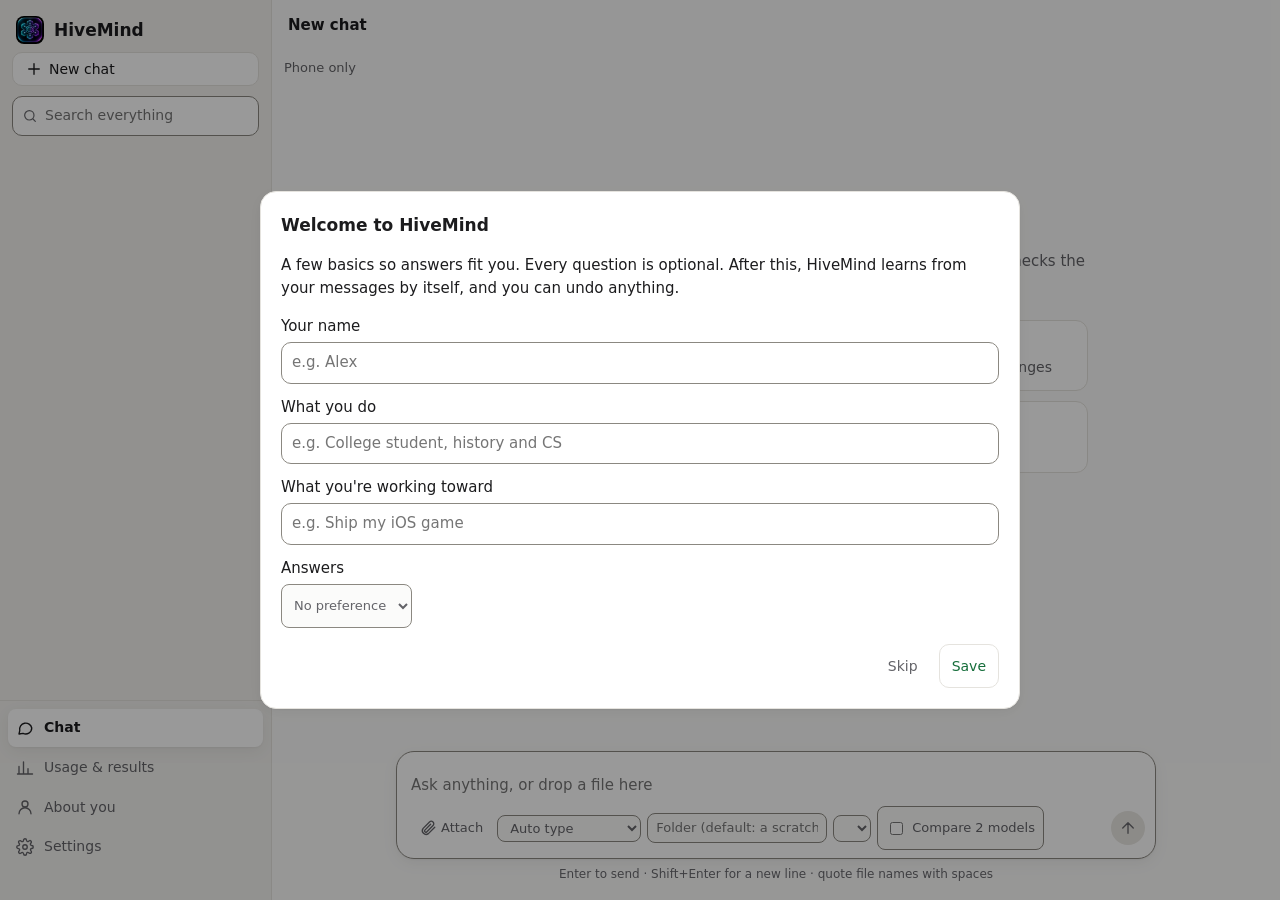
<file: index.html>
<!doctype html>
<html lang="en">
<head>
<meta charset="utf-8">
<meta name="viewport" content="width=device-width, initial-scale=1, viewport-fit=cover">
<title>HiveMind</title>
<link rel="icon" type="image/png" sizes="32x32" href="icons/icon-32.png?v=2">
<link rel="apple-touch-icon" href="icons/icon-180.png?v=2">
<link rel="manifest" href="manifest.webmanifest">
<meta name="apple-mobile-web-app-capable" content="yes">
<meta name="apple-mobile-web-app-status-bar-style" content="default">
<meta name="apple-mobile-web-app-title" content="HiveMind">
<meta name="theme-color" content="#fbfbfa" media="(prefers-color-scheme: light)">
<meta name="theme-color" content="#161618" media="(prefers-color-scheme: dark)">
<link rel="stylesheet" href="app.css">
</head>
<body>
<svg width="0" height="0" style="position:absolute" aria-hidden="true">
  <symbol id="i-plus" viewBox="0 0 24 24"><path d="M12 5v14M5 12h14"/></symbol>
  <symbol id="i-search" viewBox="0 0 24 24"><circle cx="11" cy="11" r="7"/><path d="m20 20-3.5-3.5"/></symbol>
  <symbol id="i-chat" viewBox="0 0 24 24"><path d="M21 12a8 8 0 0 1-11.6 7.1L4 20l1-4.6A8 8 0 1 1 21 12z"/></symbol>
  <symbol id="i-chart" viewBox="0 0 24 24"><path d="M4 20V10M10 20V4M16 20v-7M22 20H2"/></symbol>
  <symbol id="i-user" viewBox="0 0 24 24"><circle cx="12" cy="8" r="4"/><path d="M4 21a8 8 0 0 1 16 0"/></symbol>
  <symbol id="i-gear" viewBox="0 0 24 24"><circle cx="12" cy="12" r="3"/><path d="M19.4 15a1.7 1.7 0 0 0 .3 1.8l.1.1a2 2 0 1 1-2.8 2.8l-.1-.1a1.7 1.7 0 0 0-1.8-.3 1.7 1.7 0 0 0-1 1.5V21a2 2 0 1 1-4 0v-.1a1.7 1.7 0 0 0-1.1-1.5 1.7 1.7 0 0 0-1.8.3l-.1.1a2 2 0 1 1-2.8-2.8l.1-.1a1.7 1.7 0 0 0 .3-1.8 1.7 1.7 0 0 0-1.5-1H3a2 2 0 1 1 0-4h.1a1.7 1.7 0 0 0 1.5-1.1 1.7 1.7 0 0 0-.3-1.8l-.1-.1a2 2 0 1 1 2.8-2.8l.1.1a1.7 1.7 0 0 0 1.8.3H9a1.7 1.7 0 0 0 1-1.5V3a2 2 0 1 1 4 0v.1a1.7 1.7 0 0 0 1 1.5 1.7 1.7 0 0 0 1.8-.3l.1-.1a2 2 0 1 1 2.8 2.8l-.1.1a1.7 1.7 0 0 0-.3 1.8V9a1.7 1.7 0 0 0 1.5 1H21a2 2 0 1 1 0 4h-.1a1.7 1.7 0 0 0-1.5 1z"/></symbol>
  <symbol id="i-menu" viewBox="0 0 24 24"><path d="M4 6h16M4 12h16M4 18h16"/></symbol>
  <symbol id="i-up" viewBox="0 0 24 24"><path d="M12 19V5M5 12l7-7 7 7"/></symbol>
  <symbol id="i-clip" viewBox="0 0 24 24"><path d="m21 11-8.5 8.5a5 5 0 0 1-7-7L14 4a3.3 3.3 0 0 1 4.7 4.7l-8.5 8.5a1.7 1.7 0 0 1-2.4-2.4L15.5 7"/></symbol>
  <symbol id="i-up-thumb" viewBox="0 0 24 24"><path d="M7 10v11M15 5.9 14 10h5.8a2 2 0 0 1 2 2.3l-1.4 7A2 2 0 0 1 18.4 21H4a1 1 0 0 1-1-1v-9a1 1 0 0 1 1-1h3l4-8a3 3 0 0 1 4 3.9z"/></symbol>
  <symbol id="i-down-thumb" viewBox="0 0 24 24"><path d="M17 14V3M9 18.1 10 14H4.2a2 2 0 0 1-2-2.3l1.4-7A2 2 0 0 1 5.6 3H20a1 1 0 0 1 1 1v9a1 1 0 0 1-1 1h-3l-4 8a3 3 0 0 1-4-3.9z"/></symbol>
  <symbol id="i-copy" viewBox="0 0 24 24"><rect x="9" y="9" width="12" height="12" rx="2"/><path d="M5 15H4a1 1 0 0 1-1-1V4a1 1 0 0 1 1-1h10a1 1 0 0 1 1 1v1"/></symbol>
  <symbol id="i-info" viewBox="0 0 24 24"><circle cx="12" cy="12" r="9"/><path d="M12 11v5M12 8h.01"/></symbol>
  <symbol id="i-sliders" viewBox="0 0 24 24"><path d="M4 6h10M18 6h2M4 12h4M12 12h8M4 18h12M20 18h0"/><circle cx="16" cy="6" r="2"/><circle cx="10" cy="12" r="2"/><circle cx="18" cy="18" r="2"/></symbol>
  <symbol id="i-edit" viewBox="0 0 24 24"><path d="M12 20h9"/><path d="M16.5 3.5a2.1 2.1 0 0 1 3 3L7 19l-4 1 1-4z"/></symbol>
  <symbol id="i-trash" viewBox="0 0 24 24"><path d="M3 6h18M8 6V4a1 1 0 0 1 1-1h6a1 1 0 0 1 1 1v2M19 6l-1 14a2 2 0 0 1-2 2H8a2 2 0 0 1-2-2L5 6M10 11v6M14 11v6"/></symbol>
  <symbol id="i-out" viewBox="0 0 24 24"><path d="M14 4h6v6M20 4l-9 9M18 14v5a1 1 0 0 1-1 1H5a1 1 0 0 1-1-1V7a1 1 0 0 1 1-1h5"/></symbol>
</svg>
<div class="app">
  <aside id="side" aria-label="Conversations and pages">
    <div class="brand"><img class="logo" src="icons/icon-192.png" alt="" width="28" height="28">HiveMind</div>
    <div class="side-pad">
      <button class="btn block" id="newconvo"><svg class="i" aria-hidden="true"><use href="#i-plus"/></svg>New chat</button>
      <div class="search"><svg class="i" aria-hidden="true"><use href="#i-search"/></svg>
        <input id="q" class="field" type="search" placeholder="Search everything" aria-label="Search history"></div>
    </div>
    <div class="side-scroll">
      <div id="hits" aria-live="polite"></div>
      <div id="threads"></div>
    </div>
    <nav aria-label="Pages">
      <button class="nav-btn" data-view="chat"><svg class="i" aria-hidden="true"><use href="#i-chat"/></svg>Chat</button>
      <button class="nav-btn" data-view="stats"><svg class="i" aria-hidden="true"><use href="#i-chart"/></svg>Usage &amp; results</button>
      <button class="nav-btn" data-view="you"><svg class="i" aria-hidden="true"><use href="#i-user"/></svg>About you<span class="badge" id="you-badge" hidden></span></button>
      <button class="nav-btn" data-view="settings"><svg class="i" aria-hidden="true"><use href="#i-gear"/></svg>Settings<span class="badge" id="set-badge" hidden></span></button>
    </nav>
    <div class="mini-quota" id="mini-quota" role="button" tabindex="0" title="Quota left on each plan. Click for details." aria-label="Quota left. Open Usage and results."></div>
  </aside>
  <div class="scrim" id="scrim"></div>
  <div class="main">
    <header class="top">
      <button class="btn ghost" id="menu" aria-label="Open menu"><svg class="i" aria-hidden="true"><use href="#i-menu"/></svg></button>
      <h1 id="title">New chat</h1>
      <button class="btn ghost" id="delchat" aria-label="Delete this chat" title="Delete this chat" hidden><svg class="i" aria-hidden="true"><use href="#i-trash"/></svg></button>
      <button class="btn ghost" id="topnew" aria-label="New chat" title="New chat"><svg class="i" aria-hidden="true"><use href="#i-edit"/></svg></button>
    </header>
    <div id="err" role="alert"></div>

    <section class="view" id="view-chat" aria-label="Chat">
      <div class="messages" id="messages">
        <div class="thread">
          <div class="welcome" id="welcome">
            <h2>What can HiveMind do for you?</h2>
            <p>HiveMind sends each task to the cheapest AI you already pay for, then checks the answer before you see it.</p>
            <div class="ideas">
              <button class="idea" data-idea="Explain how compound interest works, like I'm 15"><b>Explain something</b><span>How compound interest works</span></button>
              <button class="idea" data-idea="Proofread this and list what you changed:&#10;&#10;"><b>Proofread</b><span>Fix a paragraph and list the changes</span></button>
              <button class="idea" data-idea="Write a 20-second TikTok script about "><b>Write</b><span>A short script or post</span></button>
              <button class="idea" data-idea="Summarize the attached file in 5 bullets"><b>Summarize a file</b><span>Attach a PDF or text file</span></button>
            </div>
          </div>
          <div id="convo"></div>
          <div id="announce" class="sr" aria-live="polite"></div>
          <div id="result"></div>
        </div>
      </div>
      <div class="composer-wrap">
        <div class="composer" id="composer">
          <div id="files" class="chips" aria-live="polite"></div>
          <label for="task" class="sr">Message</label>
          <textarea id="task" rows="1" placeholder="Ask anything, or drop a file here"></textarea>
          <div class="composer-bar">
            <label class="attach" title="Attach files"><svg class="i" aria-hidden="true"><use href="#i-clip"/></svg><span>Attach</span>
              <input type="file" id="picker" multiple hidden aria-label="Attach files"></label>
            <button class="btn ghost opts-btn" id="optsbtn" aria-expanded="false" aria-controls="opts"><svg class="i" aria-hidden="true"><use href="#i-sliders"/></svg><span id="optslabel">Options</span></button>
            <div class="opts-row" id="opts">
            <select id="cat" class="pick" aria-label="Task type">
              <option value="">Auto type</option>
              <option>utility</option><option>coding-small</option><option>coding-large</option><option>content</option>
              <option>research-writing</option><option>study</option><option>vision</option><option>long-context</option>
              <option>general</option>
            </select>
            <input id="cwd" class="pick" placeholder="Folder (default: a scratch folder)" aria-label="Folder" title="Folder the task runs in. Name files from it in your message.">
            <select id="proj" class="pick" aria-label="Project (read-only)" hidden><option value="">No project</option></select>
            </div>
            <span class="spacer"></span>
            <button class="send" id="run" aria-label="Send" disabled><svg class="i" aria-hidden="true"><use href="#i-up"/></svg></button>
          </div>
        </div>
        <div class="hint" id="drophint">Enter to send · Shift+Enter for a new line · quote file names with spaces</div>
      </div>
    </section>

    <section class="view" id="view-stats" aria-label="Usage and results" hidden>
      <div class="page"><div class="page-inner">
        <h2>Usage &amp; results</h2>
        <p class="lead">How much of each plan is left, how often the cheap tiers did the job, and how each model scores on your tasks.</p>
        <div class="grid">
          <div class="card"><h3>Quota left</h3><div id="quota" class="empty">Loading…</div></div>
          <div class="card"><h3>Savings <small>tasks by tier</small></h3><div id="savings-chart" class="chart empty">Loading…</div></div>
          <div class="card wide"><h3>Quota left over time</h3><div id="quota-chart" class="chart empty">Loading…</div></div>
          <div class="card wide"><h3>Recent tasks <small>click one for its attempts</small></h3>
            <div class="scroll"><table><thead><tr><th>When</th><th>Task</th><th>Type</th><th>Model</th><th>Check</th><th>Your rating</th></tr></thead>
            <tbody id="recent"></tbody></table></div></div>
          <div class="card wide"><h3>Scoreboard <small>your own record per task type</small></h3>
            <div class="scroll"><table><thead><tr><th>Type</th><th>Model</th><th class="num">Tasks</th><th class="num">Pass</th>
            <th class="num">Escalated</th><th class="num">Avg s</th><th class="num">Good</th><th class="num">Bad</th><th>Benchmark prior</th></tr></thead>
            <tbody id="score"></tbody></table></div></div>
        </div>
      </div></div>
    </section>

    <section class="view" id="view-you" aria-label="About you" hidden>
      <div class="page"><div class="page-inner" style="max-width:720px">
        <h2>About you</h2>
        <p class="lead">HiveMind learns facts from your messages on your Mac and keeps them (Undo under the answer). Private ones (health, money, relationships, legal) wait here for your OK. Kept facts go with every question, never to free cloud models.</p>
        <div class="card" id="suggested-card"><h3>Suggested <small>keep what's true</small></h3><div id="suggested"></div></div>
        <div class="card" style="margin-top:16px"><h3>Kept</h3><div id="facts"></div>
          <div class="inline-form"><input id="newfact" class="field" placeholder="Add a fact, e.g. I prefer short answers" aria-label="Add a fact">
            <button class="btn primary" id="addfact">Add</button></div></div>
      </div></div>
    </section>

    <section class="view" id="view-settings" aria-label="Settings" hidden>
      <div class="page"><div class="page-inner" style="max-width:820px">
        <h2>Settings</h2>
        <p class="lead">Changes HiveMind proposes, your iPhone, and what HiveMind is working on now.</p>
        <div class="card" style="margin-bottom:16px"><h3>Notifications</h3>
          <p class="meta" style="margin-top:0">A notification when an answer is ready and HiveMind isn't open. It says only
            “Your answer is ready”; your words stay on this Mac.</p><div id="push"></div></div>
        <div class="card"><h3>Proposals awaiting you</h3><div id="proposed" class="empty">Loading…</div></div>
        <div class="card" id="phone-panel" style="margin-top:16px" hidden><h3>iPhone</h3><div id="phone"></div></div>
        <div class="card" style="margin-top:16px"><h3>Now</h3><div id="now" class="empty">Loading…</div></div>
        <div class="card" id="data-card" style="margin-top:16px"><h3>Your data</h3>
          <p class="meta" style="margin-top:0">Chats, saved answers and dropped files stay on this Mac. Clearing removes them and blanks their words
            in HiveMind's log; the log keeps only which model answered, whether it passed and how long it took, so routing keeps learning.</p>
          <div class="row-actions"><button class="btn bad" id="clearall"><svg class="i" aria-hidden="true"><use href="#i-trash"/></svg>Clear all history</button></div></div>
      </div></div>
    </section>
  </div>
</div>
<dialog id="detail" aria-labelledby="detail-title">
  <div style="display:flex;justify-content:space-between;gap:8px;align-items:start">
    <h3 id="detail-title">Task</h3><button class="btn" id="detail-close" aria-label="Close">Close</button>
  </div>
  <div id="detail-body"></div>
</dialog>
<script src="hm.js"></script>
<script src="app.js"></script>
<script src="forecast.js"></script>
<script src="judge.js"></script>
<script src="reuse.js"></script>
<script src="templates.js"></script>
<script src="compare.js"></script>
<script src="profile.js"></script>
<script src="phone.js"></script>
<script src="setup.js"></script>
</body>
</html>
</file>
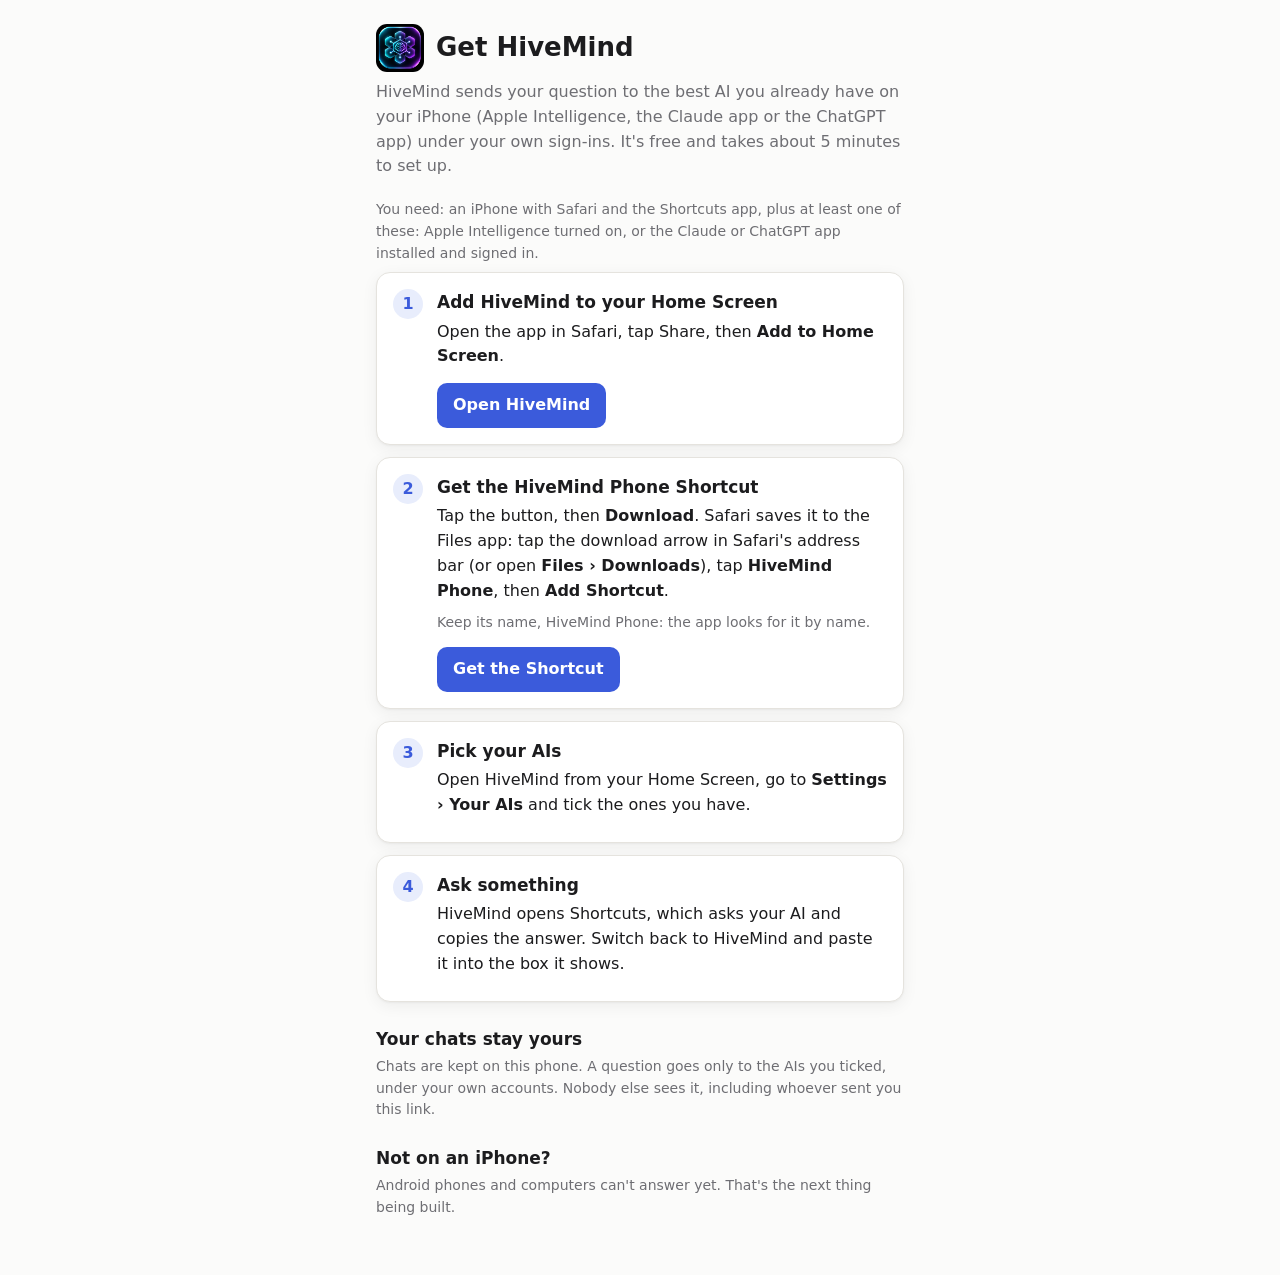
<file: get.html>
<!doctype html>
<html lang="en">
<head>
<meta charset="utf-8">
<meta name="viewport" content="width=device-width, initial-scale=1, viewport-fit=cover">
<title>Get HiveMind</title>
<link rel="icon" type="image/png" sizes="32x32" href="icons/icon-32.png?v=2">
<link rel="apple-touch-icon" href="icons/icon-180.png?v=2">
<meta name="theme-color" content="#fbfbfa" media="(prefers-color-scheme: light)">
<meta name="theme-color" content="#161618" media="(prefers-color-scheme: dark)">
<!-- P-22: the page Noah sends friends. Relative links only, so it works wherever the friend copy is published. -->
<style>
:root {
  --bg: #fbfbfa; --panel: #ffffff; --ink: #1c1c1e; --muted: #6e6e73; --line: #e5e3de;
  --accent: #3b5bdb; --accent-ink: #ffffff; --accent-soft: #e8edfc;
  --shadow: 0 1px 2px rgba(0,0,0,.04), 0 4px 16px rgba(0,0,0,.06);
}
@media (prefers-color-scheme: dark) {
  :root { --bg: #161618; --panel: #212124; --ink: #ececef; --muted: #a0a0a8; --line: #2f2f34;
          --accent: #7c9bff; --accent-ink: #10131c; --accent-soft: #252d45;
          --shadow: 0 1px 2px rgba(0,0,0,.3), 0 6px 20px rgba(0,0,0,.35); }
}
* { box-sizing: border-box; }
body { margin: 0; background: var(--bg); color: var(--ink); -webkit-font-smoothing: antialiased;
       font: 16px/1.55 -apple-system, BlinkMacSystemFont, "SF Pro Text", "Inter", system-ui, sans-serif; }
main { max-width: 560px; margin: 0 auto; padding: max(24px, env(safe-area-inset-top)) 16px 48px; }
header { display: flex; align-items: center; gap: 12px; margin-bottom: 8px; }
header img { width: 48px; height: 48px; border-radius: 11px; }
h1 { font-size: 26px; line-height: 1.2; margin: 0; }
h2 { font-size: 17px; margin: 0 0 4px; }
p { margin: 0 0 8px; }
.lead { color: var(--muted); margin: 8px 0 20px; }
ol { list-style: none; padding: 0; margin: 0; counter-reset: step; }
li { counter-increment: step; background: var(--panel); border: 1px solid var(--line); border-radius: 14px;
     box-shadow: var(--shadow); padding: 16px 16px 16px 60px; margin-bottom: 12px; position: relative;
     scroll-margin-top: 16px; }
li::before { content: counter(step); position: absolute; left: 16px; top: 16px; width: 30px; height: 30px;
             border-radius: 50%; background: var(--accent-soft); color: var(--accent); font-weight: 700;
             display: grid; place-items: center; }
li:target { border-color: var(--accent); }
.btn { display: inline-block; margin-top: 6px; padding: 10px 16px; min-height: 44px; border-radius: 10px;
       background: var(--accent); color: var(--accent-ink); font-weight: 600; text-decoration: none; }
.meta { color: var(--muted); font-size: 14px; }
section { margin-top: 24px; }
a { color: var(--accent); }
</style>
</head>
<body>
<main>
  <header>
    <img src="icons/icon-180.png?v=2" alt="">
    <h1>Get HiveMind</h1>
  </header>
  <p class="lead">HiveMind sends your question to the best AI you already have on your iPhone (Apple Intelligence,
    the Claude app or the ChatGPT app) under your own sign-ins. It's free and takes about 5 minutes to set up.</p>

  <p class="meta">You need: an iPhone with Safari and the Shortcuts app, plus at least one of these: Apple
    Intelligence turned on, or the Claude or ChatGPT app installed and signed in.</p>

  <ol>
    <li id="app">
      <h2>Add HiveMind to your Home Screen</h2>
      <p>Open the app in Safari, tap Share, then <b>Add to Home Screen</b>.</p>
      <a class="btn" href="./">Open HiveMind</a>
    </li>
    <li id="shortcut">
      <h2>Get the HiveMind Phone Shortcut</h2>
      <p>Tap the button, then <b>Download</b>. Safari saves it to the Files app: tap the download arrow in Safari's
        address bar (or open <b>Files › Downloads</b>), tap <b>HiveMind Phone</b>, then <b>Add Shortcut</b>.</p>
      <p class="meta">Keep its name, HiveMind Phone: the app looks for it by name.</p>
      <a class="btn" href="HiveMind%20Phone.shortcut">Get the Shortcut</a>
    </li>
    <li id="ais">
      <h2>Pick your AIs</h2>
      <p>Open HiveMind from your Home Screen, go to <b>Settings › Your AIs</b> and tick the ones you have.</p>
    </li>
    <li id="ask">
      <h2>Ask something</h2>
      <p>HiveMind opens Shortcuts, which asks your AI and copies the answer. Switch back to HiveMind and paste it
        into the box it shows.</p>
    </li>
  </ol>

  <section>
    <h2>Your chats stay yours</h2>
    <p class="meta">Chats are kept on this phone. A question goes only to the AIs you ticked, under your own
      accounts. Nobody else sees it, including whoever sent you this link.</p>
  </section>
  <section>
    <h2>Not on an iPhone?</h2>
    <p class="meta">Android phones and computers can't answer yet. That's the next thing being built.</p>
  </section>
</main>
</body>
</html>
</file>
<file: app.css>
:root {
  --bg: #fbfbfa; --side: #f3f2ef; --panel: #ffffff; --raise: #f1f0ed; --ink: #1c1c1e; --muted: #636368;
  --faint: #68686d; --line: #e5e3de; --edge: #8b8881; --accent: #3b5bdb; --accent-ink: #ffffff; --accent-soft: #e8edfc;
  /* text colours pass WCAG AA (4.5:1) on every background and inside their 12% tinted pills; --edge outlines fields
     at 3:1 (WCAG 1.4.11) while --line keeps cards quiet (review 2026-11-01) */
  --good: #166e3b; --bad: #ad3624; --warn: #865709; --bar: #e9e7e2;
  --shadow: 0 1px 2px rgba(0,0,0,.04), 0 4px 16px rgba(0,0,0,.06);
  /* chart series: validated categorical slots 1-5 (dataviz reference palette) */
  --s1: #2a78d6; --s2: #eb6834; --s3: #15946a; --s4: #a87200; --s5: #c2497a;  /* s3-s5 darkened to 3:1 on white */
  --side-w: 272px;
}
@media (prefers-color-scheme: dark) {
  :root { --bg: #161618; --side: #1c1c1f; --panel: #212124; --raise: #2a2a2e; --ink: #ececef; --muted: #a0a0a8;
          --faint: #96969e; --line: #2f2f34; --edge: #707078; --accent: #7c9bff; --accent-ink: #10131c; --accent-soft: #252d45;
          --good: #4cc584; --bad: #ff7a66; --warn: #f2b84b; --bar: #2c2c31;
          --shadow: 0 1px 2px rgba(0,0,0,.3), 0 6px 20px rgba(0,0,0,.35);
          --s1: #3987e5; --s2: #d95926; --s3: #199e70; --s4: #c98500; --s5: #d55181; }
}
* { box-sizing: border-box; }
html, body { height: 100%; }
body { margin: 0; background: var(--bg); color: var(--ink); -webkit-font-smoothing: antialiased;
       font: 15px/1.55 -apple-system, BlinkMacSystemFont, "SF Pro Text", "Inter", system-ui, sans-serif; }
button, input, select, textarea { font: inherit; color: inherit; }
button { cursor: pointer; }
a { color: var(--accent); }
svg.i { width: 18px; height: 18px; flex: none; stroke: currentColor; fill: none; stroke-width: 1.8;
        stroke-linecap: round; stroke-linejoin: round; }
[hidden] { display: none !important; }  /* .btn's inline-flex otherwise beats the hidden attribute */
:focus-visible { outline: 2px solid var(--accent); outline-offset: 2px; }
.field:focus-visible, .composer textarea:focus-visible { outline: none; }
.sr { position: absolute; width: 1px; height: 1px; overflow: hidden; clip: rect(0 0 0 0); white-space: nowrap; }

/* shell */
.app { display: flex; height: 100vh; height: 100dvh; }
aside { width: var(--side-w); flex: none; background: var(--side); border-right: 1px solid var(--line);
        display: flex; flex-direction: column; min-height: 0; }
.main { flex: 1; min-width: 0; display: flex; flex-direction: column; min-height: 0; }
.brand { display: flex; align-items: center; gap: 10px; padding: 16px 16px 8px; font-weight: 650; font-size: 17px; }
.logo { width: 28px; height: 28px; border-radius: 8px; display: block; }
.side-pad { padding: 0 12px; }
.btn { display: inline-flex; align-items: center; justify-content: center; gap: 6px; border: 1px solid var(--line);
       background: var(--panel); border-radius: 10px; padding: 7px 12px; font-size: 14px; line-height: 1.3; }
.btn:hover { background: var(--raise); }
.btn.primary { background: var(--accent); border-color: var(--accent); color: var(--accent-ink); font-weight: 550; }
.btn.primary:hover { filter: brightness(1.06); }
.btn.ghost { background: transparent; border-color: transparent; color: var(--muted); }
.btn.ghost:hover { background: var(--raise); color: var(--ink); }
.btn.good { color: var(--good); } .btn.bad { color: var(--bad); }
.btn:disabled { opacity: .5; cursor: default; }
.btn.block { width: 100%; justify-content: flex-start; }
.search { position: relative; margin: 10px 0 6px; }
.search svg { position: absolute; left: 10px; top: 50%; transform: translateY(-50%); color: var(--faint); width: 16px; height: 16px; }
.field { width: 100%; background: var(--panel); border: 1px solid var(--edge); border-radius: 10px; padding: 8px 10px; }
.field:focus, .composer textarea:focus { outline: none; border-color: var(--accent); box-shadow: 0 0 0 3px var(--accent-soft); }
.search .field { padding-left: 32px; font-size: 14px; }
.side-scroll { flex: 1; overflow-y: auto; padding: 4px 8px 8px; min-height: 0; }
.group-label { font-size: 12px; font-weight: 600; color: var(--faint); padding: 12px 8px 4px; }
.thread-btn { display: block; width: 100%; text-align: left; background: none; border: 0; border-radius: 8px;
              padding: 7px 8px; font-size: 14px; color: var(--ink); white-space: nowrap; overflow: hidden; text-overflow: ellipsis; }
.thread-btn:hover { background: var(--raise); }
.thread-row { position: relative; }
.thread-row .thread-btn { padding-right: 34px; }
.thread-del { position: absolute; right: 4px; top: 50%; transform: translateY(-50%); border: 0; background: none; color: var(--muted);
              border-radius: 6px; padding: 4px; opacity: 0; display: grid; place-items: center; }
.thread-del svg { width: 16px; height: 16px; }
.thread-row:hover .thread-del, .thread-del:focus-visible { opacity: 1; }
.thread-del:hover { color: var(--bad); background: var(--panel); }
.thread-btn.active { background: var(--accent-soft); color: var(--accent); font-weight: 550; }
.hit { display: block; width: 100%; text-align: left; background: none; border: 0; border-radius: 8px; padding: 8px; }
.hit:hover { background: var(--raise); }
.hit .t { font-size: 14px; overflow: hidden; text-overflow: ellipsis; white-space: nowrap; }
.hit .meta { margin: 2px 0 0; display: -webkit-box; -webkit-line-clamp: 2; -webkit-box-orient: vertical; overflow: hidden; }
nav { border-top: 1px solid var(--line); padding: 8px; display: grid; gap: 2px; }
.nav-btn { display: flex; align-items: center; gap: 10px; width: 100%; background: none; border: 0; border-radius: 8px;
           padding: 8px; font-size: 14px; color: var(--muted); text-align: left; }
.nav-btn:hover { background: var(--raise); color: var(--ink); }
.nav-btn[aria-current="page"] { background: var(--panel); color: var(--ink); font-weight: 550; box-shadow: var(--shadow); }
.nav-btn .badge { margin-left: auto; background: var(--accent); color: var(--accent-ink); border-radius: 9px;
                  font-size: 11px; padding: 0 6px; font-weight: 600; }
.mini-quota { margin: 0 8px 10px; padding: 8px; display: grid; grid-template-columns: 1fr 1fr; gap: 6px 12px;
              border-radius: 8px; cursor: pointer; }
.mini-quota:hover { background: var(--raise); }
.mq { display: grid; grid-template-columns: minmax(0, 1fr) auto; gap: 1px 4px; font-size: 11px; color: var(--muted); }
.mq span:first-child { overflow: hidden; text-overflow: ellipsis; white-space: nowrap; }
.mq .track { grid-column: 1 / -1; height: 3px; margin-top: 0; }

/* top bar */
.top { display: flex; align-items: center; gap: 8px; padding: 10px 16px; border-bottom: 1px solid transparent; min-height: 52px; }
.top h1 { font-size: 15px; font-weight: 600; margin: 0; flex: 1; min-width: 0; overflow: hidden; text-overflow: ellipsis; white-space: nowrap; }
#menu { display: none; }
#err { margin: 0 16px; padding: 10px 12px; border-radius: 10px; background: color-mix(in srgb, var(--bad) 12%, transparent);
       color: var(--bad); font-size: 14px; }
#err:empty { display: none; }

/* views */
.view { flex: 1; min-height: 0; display: flex; flex-direction: column; }
.view[hidden] { display: none; }
.page { flex: 1; overflow-y: auto; padding: 8px 24px 48px; }
.page-inner { max-width: 1040px; margin: 0 auto; }
.page h2 { font-size: 22px; font-weight: 650; margin: 8px 0 4px; letter-spacing: -.01em; }
.page .lead { color: var(--muted); margin: 0 0 20px; }

/* chat */
.messages { flex: 1; overflow-y: auto; padding: 8px 16px 24px; scroll-behavior: smooth; }
.thread { max-width: 760px; margin: 0 auto; }
.msg-user { display: flex; justify-content: flex-end; margin: 22px 0 10px; }
.bubble { background: var(--raise); border-radius: 18px 18px 4px 18px; padding: 10px 14px; max-width: 85%;
          white-space: pre-wrap; overflow-wrap: anywhere; }
.msg-ai { display: flex; gap: 12px; margin: 6px 0 8px; }
.ai-dot { width: 28px; height: 28px; border-radius: 8px; flex: none; margin-top: 2px; display: grid; place-items: center;
          background: #111 url(icons/icon-192.png) center / cover; color: #fff; font-size: 13px; font-weight: 700; }
.ai-dot.fail { background: var(--bad); }
.draft:not(:empty) { margin: 6px 0 4px; }
.ai-dot.has-logo { background: #fff; box-shadow: inset 0 0 0 1px var(--line); overflow: hidden; }
.ai-dot img { width: 100%; height: 100%; object-fit: cover; }
.ai-dot img.pad { width: 70%; height: 70%; object-fit: contain; }
.ai-body { flex: 1; min-width: 0; }
.who { font-size: 13px; color: var(--muted); display: flex; flex-wrap: wrap; gap: 4px 8px; align-items: center; margin-bottom: 2px; }
.who b { color: var(--ink); font-weight: 600; }
.tag { font-size: 12px; border-radius: 6px; padding: 0 6px; background: var(--raise); color: var(--muted); }
.tag.fail { background: color-mix(in srgb, var(--bad) 12%, transparent); color: var(--bad); }
.tag.warn { background: color-mix(in srgb, var(--warn) 12%, transparent); color: var(--warn); }
.md { overflow-wrap: anywhere; }
.md > :first-child { margin-top: 4px; } .md > :last-child { margin-bottom: 0; }
.md p { margin: 0 0 10px; } .md ul, .md ol { margin: 0 0 10px; padding-left: 22px; } .md li { margin: 2px 0; }
.md h3, .md h4 { margin: 14px 0 6px; font-size: 16px; } .md h4 { font-size: 15px; }
.md code { font: 13px/1.5 ui-monospace, "SF Mono", Menlo, monospace; background: var(--raise); padding: 1px 5px; border-radius: 5px; }
.md pre { background: var(--raise); border: 1px solid var(--line); border-radius: 10px; padding: 12px 14px; overflow-x: auto; margin: 0 0 10px; }
.md pre code { background: none; padding: 0; white-space: pre; }
.md blockquote { margin: 0 0 10px; padding-left: 12px; border-left: 3px solid var(--line); color: var(--muted); }
.ai-actions { display: flex; flex-wrap: wrap; gap: 2px; margin-top: 6px; align-items: center; }
.ai-actions .btn { padding: 4px 8px; font-size: 13px; }
.ai-actions .btn[aria-pressed="true"].good { background: color-mix(in srgb, var(--good) 14%, transparent); }
.ai-actions .btn[aria-pressed="true"].bad { background: color-mix(in srgb, var(--bad) 14%, transparent); }
.note { font-size: 13px; color: var(--warn); margin: 4px 0; }
details.menu { position: relative; }
details.menu > summary { list-style: none; }
details.menu > summary::-webkit-details-marker { display: none; }
.menu-list { position: absolute; z-index: 5; bottom: calc(100% + 4px); left: 0; background: var(--panel); border: 1px solid var(--line);
             border-radius: 10px; box-shadow: var(--shadow); padding: 4px; min-width: 200px; }
.menu-list button { display: block; width: 100%; text-align: left; background: none; border: 0; border-radius: 6px; padding: 7px 10px; font-size: 14px; }
.menu-list button:hover { background: var(--raise); }
.menu-list .meta { padding: 4px 10px 2px; margin: 0; }
.steps { list-style: none; padding: 0; margin: 6px 0 0; font-size: 13px; color: var(--muted); }
.steps li { padding: 3px 0 3px 18px; position: relative; overflow-wrap: anywhere; }
.steps li::before { content: ""; position: absolute; left: 4px; top: 11px; width: 6px; height: 6px; border-radius: 50%; background: var(--faint); }
.steps li:last-child::before { background: var(--accent); animation: pulse 1.2s ease-in-out infinite; }
.steps li.bad { color: var(--bad); } .steps li.bad::before { background: var(--bad); animation: none; }
@keyframes pulse { 50% { opacity: .3; } }
.typing { display: inline-flex; gap: 4px; padding: 6px 0; }
.typing span { width: 6px; height: 6px; border-radius: 50%; background: var(--faint); animation: pulse 1.2s infinite; }
.typing span:nth-child(2) { animation-delay: .2s; } .typing span:nth-child(3) { animation-delay: .4s; }
@media (prefers-reduced-motion: reduce) { * { animation: none !important; scroll-behavior: auto !important; } }
.welcome { max-width: 640px; margin: 12vh auto 0; text-align: center; padding: 0 8px; }
.welcome h2 { font-size: 28px; font-weight: 650; letter-spacing: -.02em; margin: 0 0 6px; }
.welcome p { color: var(--muted); margin: 0 0 24px; }
.ideas { display: grid; grid-template-columns: 1fr 1fr; gap: 10px; text-align: left; }
.idea { text-align: left; background: var(--panel); border: 1px solid var(--line); border-radius: 12px; padding: 12px 14px; font-size: 14px; }
.idea:hover { border-color: var(--accent); }
.idea b { display: block; font-weight: 600; margin-bottom: 2px; }
.idea span { color: var(--muted); }

/* composer */
.composer-wrap { padding: 0 16px 16px; padding-bottom: max(16px, env(safe-area-inset-bottom)); }
.composer { max-width: 760px; margin: 0 auto; background: var(--panel); border: 1px solid var(--edge); border-radius: 18px;
            box-shadow: var(--shadow); padding: 10px 10px 8px 14px; transition: border-color .15s; }
.composer.drop { border-color: var(--accent); box-shadow: 0 0 0 3px var(--accent-soft); }
.composer textarea { display: block; width: 100%; border: 0; background: transparent; resize: none; padding: 4px 0;
                     max-height: 220px; min-height: 26px; line-height: 1.5; }
.composer textarea:focus { box-shadow: none; }
.composer-bar { display: flex; align-items: center; gap: 6px; margin-top: 6px; }
.composer-bar .pick { min-width: 0; flex: 0 1 auto; }
.opts-row { display: contents; }
.opts-btn, #topnew { display: none; }
.status { font-size: 14px; color: var(--ink); display: flex; align-items: center; gap: 8px; margin: 2px 0 4px; }
.status .clock { color: var(--muted); font-variant-numeric: tabular-nums; }
.status.retry { color: var(--warn); }
details.how { font-size: 13px; color: var(--muted); }
details.how summary { cursor: pointer; padding: 4px 0; }
.send { flex: none; }
.composer-bar .spacer { flex: 1; }
.pick { border: 1px solid var(--edge); background: var(--bg); border-radius: 8px; padding: 4px 8px; font-size: 13px; color: var(--muted); max-width: 200px; }
.pick:focus { outline: none; border-color: var(--accent); }
input.pick { width: 180px; }
.attach { display: inline-flex; align-items: center; gap: 4px; border-radius: 8px; padding: 5px 8px; color: var(--muted); font-size: 13px; cursor: pointer; }
.attach:hover { background: var(--raise); color: var(--ink); }
.send { width: 34px; height: 34px; border-radius: 50%; border: 0; background: var(--accent); color: var(--accent-ink);
        display: grid; place-items: center; }
.send:disabled { background: var(--bar); color: var(--faint); cursor: default; }
.send svg { width: 18px; height: 18px; }
.hint { max-width: 760px; margin: 6px auto 0; text-align: center; font-size: 12px; color: var(--faint); }
.chips { display: flex; flex-wrap: wrap; gap: 6px; margin: 0 0 6px; }
.chips:empty { display: none; }
.chip { display: inline-flex; align-items: center; gap: 6px; border: 1px solid var(--line); border-radius: 8px;
        padding: 3px 4px 3px 8px; font-size: 13px; background: var(--bg); }
.chip button { border: 0; background: none; color: var(--muted); padding: 0 4px; border-radius: 4px; }
.tpl-row { display: flex; flex-wrap: wrap; gap: 6px; margin: 0 0 8px; }
.tpl-chip { border: 1px solid var(--line); border-radius: 999px; background: var(--bg); color: var(--ink);
            min-height: 36px; padding: 4px 12px; font-size: 14px; cursor: pointer; }
.tpl-chip:hover { border-color: var(--accent); }

/* cards (stats, about you, settings) */
.grid { display: grid; gap: 16px; grid-template-columns: repeat(2, minmax(0, 1fr)); }
.card { background: var(--panel); border: 1px solid var(--line); border-radius: 14px; padding: 18px; min-width: 0; }
.card.wide { grid-column: 1 / -1; }
.card h3 { font-size: 14px; font-weight: 600; margin: 0 0 12px; }
.card h3 small { font-weight: 400; color: var(--muted); margin-left: 6px; }
.meta { color: var(--muted); font-size: 13px; margin-top: 6px; }
.empty { color: var(--muted); font-size: 14px; }
.meter { margin: 10px 0; }
.meter .row { display: flex; justify-content: space-between; font-size: 14px; }
.meter .row span:last-child { font-variant-numeric: tabular-nums; color: var(--muted); }
.track { height: 6px; background: var(--bar); border-radius: 3px; overflow: hidden; margin-top: 4px; }
.fill { height: 100%; border-radius: 3px; background: var(--good); }
.fill.low { background: var(--warn); } .fill.out { background: var(--bad); }
.scroll { overflow-x: auto; }
table { width: 100%; border-collapse: collapse; font-size: 14px; }
th, td { text-align: left; padding: 8px 10px; border-bottom: 1px solid var(--line); vertical-align: middle; }
th { color: var(--muted); font-weight: 500; font-size: 12px; text-transform: uppercase; letter-spacing: .04em; }
tbody tr:last-child td { border-bottom: 0; }
td.num, th.num { text-align: right; font-variant-numeric: tabular-nums; }
td.task-cell { max-width: 340px; overflow: hidden; text-overflow: ellipsis; white-space: nowrap; }
#recent tr[data-id] { cursor: pointer; }
#recent tr[data-id]:hover td, #recent tr[data-id]:focus-visible td { background: var(--raise); }
.pill { display: inline-block; padding: 1px 8px; border-radius: 10px; font-size: 12px; font-weight: 500; }
.pill.pass { color: var(--good); background: color-mix(in srgb, var(--good) 12%, transparent); }
.pill.fail { color: var(--bad); background: color-mix(in srgb, var(--bad) 12%, transparent); }
.pill.warn { color: var(--warn); background: color-mix(in srgb, var(--warn) 12%, transparent); }
.rate { display: inline-flex; gap: 4px; }
.rate .btn[aria-pressed="false"] { color: var(--muted); }
.rate .btn { padding: 3px 8px; font-size: 12px; }
.rate .btn[aria-pressed="true"].good { background: color-mix(in srgb, var(--good) 14%, transparent); }
.rate .btn[aria-pressed="true"].bad { background: color-mix(in srgb, var(--bad) 14%, transparent); }
.item { padding: 12px 0; border-bottom: 1px solid var(--line); overflow-wrap: anywhere; font-size: 14px; }
.item:last-child { border-bottom: 0; }
.row-actions { margin-top: 8px; display: flex; gap: 8px; align-items: center; flex-wrap: wrap; }
.fact { display: flex; justify-content: space-between; gap: 8px; align-items: center; }
.inline-form { display: flex; gap: 8px; margin-top: 12px; }
.inline-form .field { flex: 1; }
.hero { font-size: 30px; font-weight: 650; font-variant-numeric: tabular-nums; letter-spacing: -.02em; }
dialog { width: min(760px, calc(100vw - 32px)); max-height: calc(100vh - 48px); border: 1px solid var(--line);
         border-radius: 16px; background: var(--panel); color: var(--ink); padding: 20px; box-shadow: var(--shadow); }
dialog::backdrop { background: rgba(0, 0, 0, .4); }
dialog h3 { margin: 0 0 4px; font-size: 17px; overflow-wrap: anywhere; }
dialog h4 { font-size: 13px; text-transform: uppercase; letter-spacing: .04em; color: var(--muted); margin: 18px 0 6px; }
.answer-box { background: var(--bg); border: 1px solid var(--line); border-radius: 10px; padding: 12px 14px; margin-top: 12px;
              max-height: 420px; overflow: auto; }
.attempt { border-left: 3px solid var(--line); padding: 4px 0 4px 10px; margin: 8px 0; overflow-wrap: anywhere; font-size: 14px; }
.attempt.pass { border-color: var(--good); } .attempt.fail { border-color: var(--bad); }
.chart { position: relative; }
.chart svg { display: block; width: 100%; height: auto; overflow: visible; }
.chart .grid line { stroke: var(--line); }
.chart .axis text, .chart .dlabel { fill: var(--muted); font-size: 11px; }
.chart .hair { stroke: var(--muted); stroke-width: 1; }
.tip { position: absolute; pointer-events: none; background: var(--panel); border: 1px solid var(--line);
       border-radius: 8px; padding: 6px 8px; font-size: 12px; white-space: nowrap; box-shadow: var(--shadow); }
.tip b { font-variant-numeric: tabular-nums; }
.legend { display: flex; flex-wrap: wrap; gap: 4px 12px; font-size: 13px; color: var(--muted); margin: 0 0 6px; }
.key { display: inline-block; width: 10px; height: 10px; border-radius: 2px; margin-right: 5px; vertical-align: -1px; }
details.tbl { margin-top: 8px; font-size: 13px; } details.tbl summary { cursor: pointer; color: var(--muted); }
code.key-url { overflow-wrap: anywhere; font-size: 12px; }

/* phone and narrow windows: the sidebar slides in */
.scrim { display: none; }
@media (max-width: 820px) {
  aside { position: fixed; inset: 0 auto 0 0; z-index: 20; transform: translateX(-100%); transition: transform .2s ease;
          box-shadow: var(--shadow); padding-top: env(safe-area-inset-top); }
  body.side-open aside { transform: none; }
  body.side-open .scrim { display: block; position: fixed; inset: 0; z-index: 15; background: rgba(0,0,0,.35); }
  #menu { display: inline-flex; }
  .top { padding-top: max(10px, env(safe-area-inset-top)); }
  .grid { grid-template-columns: 1fr; }
  .page { padding: 8px 16px 40px; }
  .ideas { grid-template-columns: 1fr; gap: 8px; }
  .idea { padding: 10px 12px; }
  .welcome { margin-top: 4vh; text-align: left; }
  .welcome h2 { font-size: 24px; }
  .attach span { display: none; }
  /* Safari zooms into any field under 16px */
  textarea, input, select, .composer textarea, .pick, .search .field { font-size: 16px; }
  #topnew, .opts-btn { display: inline-flex; }
  .thread-del { display: none; }  /* phone: remove from the open chat's top bar */
  .thread-row .thread-btn { padding-right: 10px; }
  .composer-bar { flex-wrap: wrap; }
  .opts-row { display: none; order: 10; flex-basis: 100%; gap: 8px; padding-top: 6px; }
  .composer.show-opts .opts-row { display: flex; }
  /* two per line, the folder on its own: four in one line clipped every control (review 2026-11-01) */
  .opts-row { flex-wrap: wrap; }
  .opts-row .pick, .opts-row input.pick { flex: 1 1 calc(50% - 4px); min-width: 0; max-width: none; width: auto; padding: 8px 10px; }
  .opts-row #cwd { flex-basis: 100%; order: 1; }
  .opts-btn { min-height: 40px; padding: 6px 10px; font-size: 14px; max-width: 60%; }
  .opts-btn span { overflow: hidden; text-overflow: ellipsis; white-space: nowrap; }
  .attach { min-width: 44px; min-height: 40px; justify-content: center; }
  .send { width: 40px; height: 40px; }
  .ai-actions { gap: 4px; }
  .ai-actions .btn, .ai-actions summary.btn { min-width: 44px; min-height: 40px; }
  .thread-btn { padding: 11px 10px; font-size: 15px; }
  .nav-btn { padding: 11px 10px; font-size: 15px; }
  .top .btn { min-width: 44px; min-height: 44px; }
  .menu-list { left: auto; right: 0; }
  .menu-list button { padding: 12px; font-size: 15px; }
  .row-actions .btn, .rate .btn { min-height: 40px; }
  .hint { display: none; }
  input.pick { width: 130px; }
  .opts-row input.pick { width: auto; }
}
</file>
